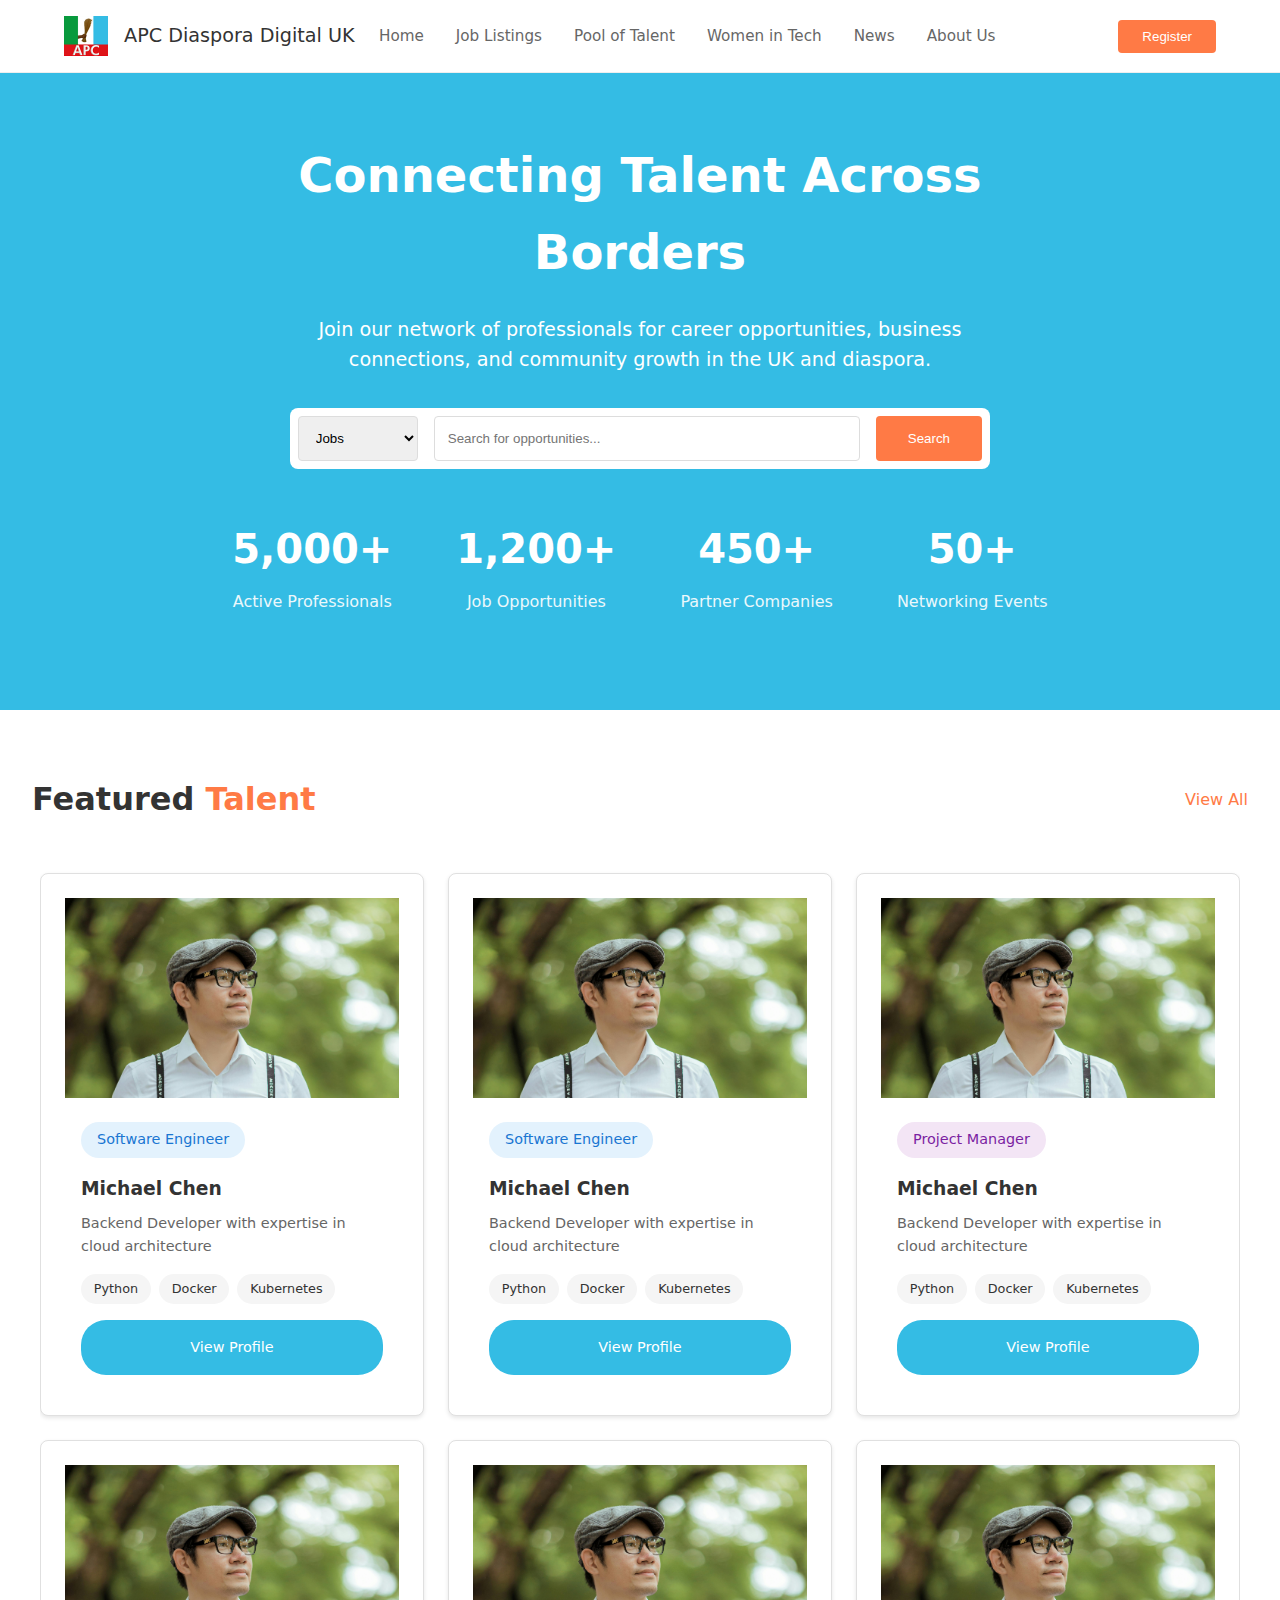
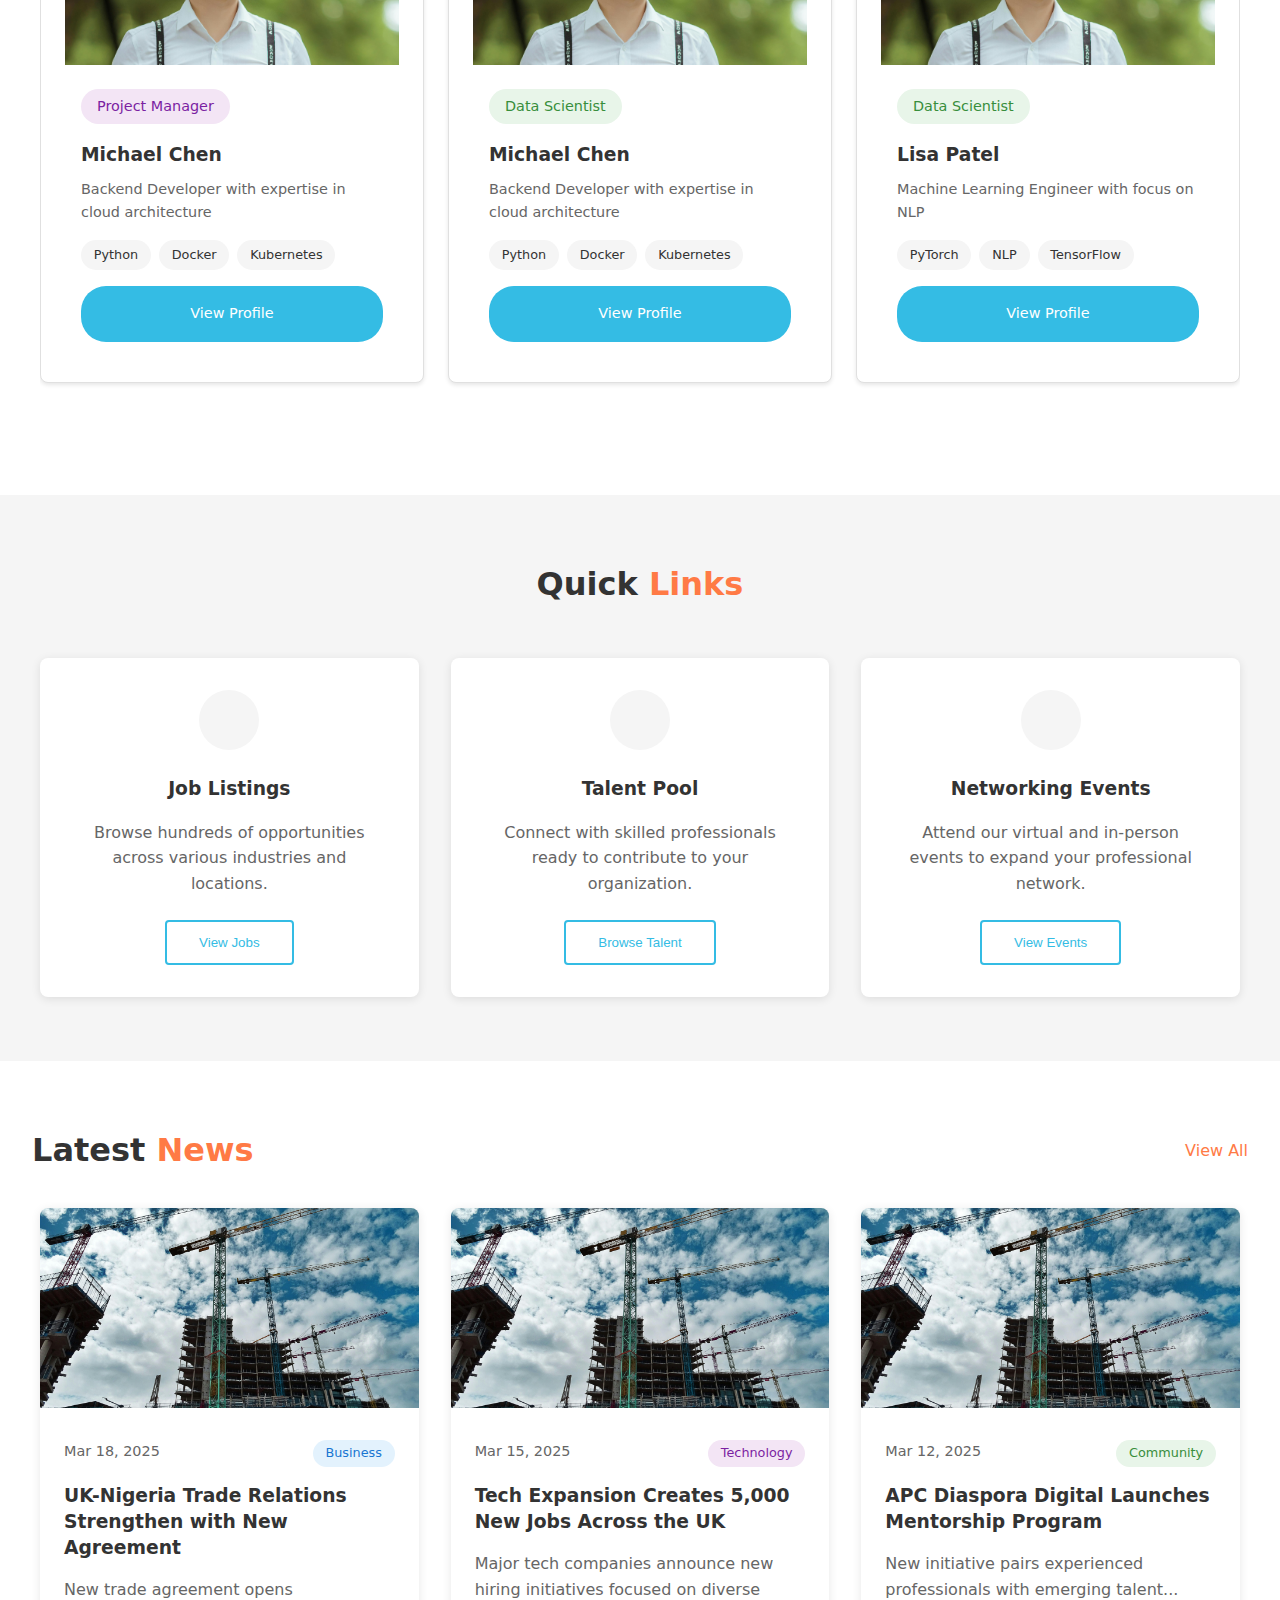
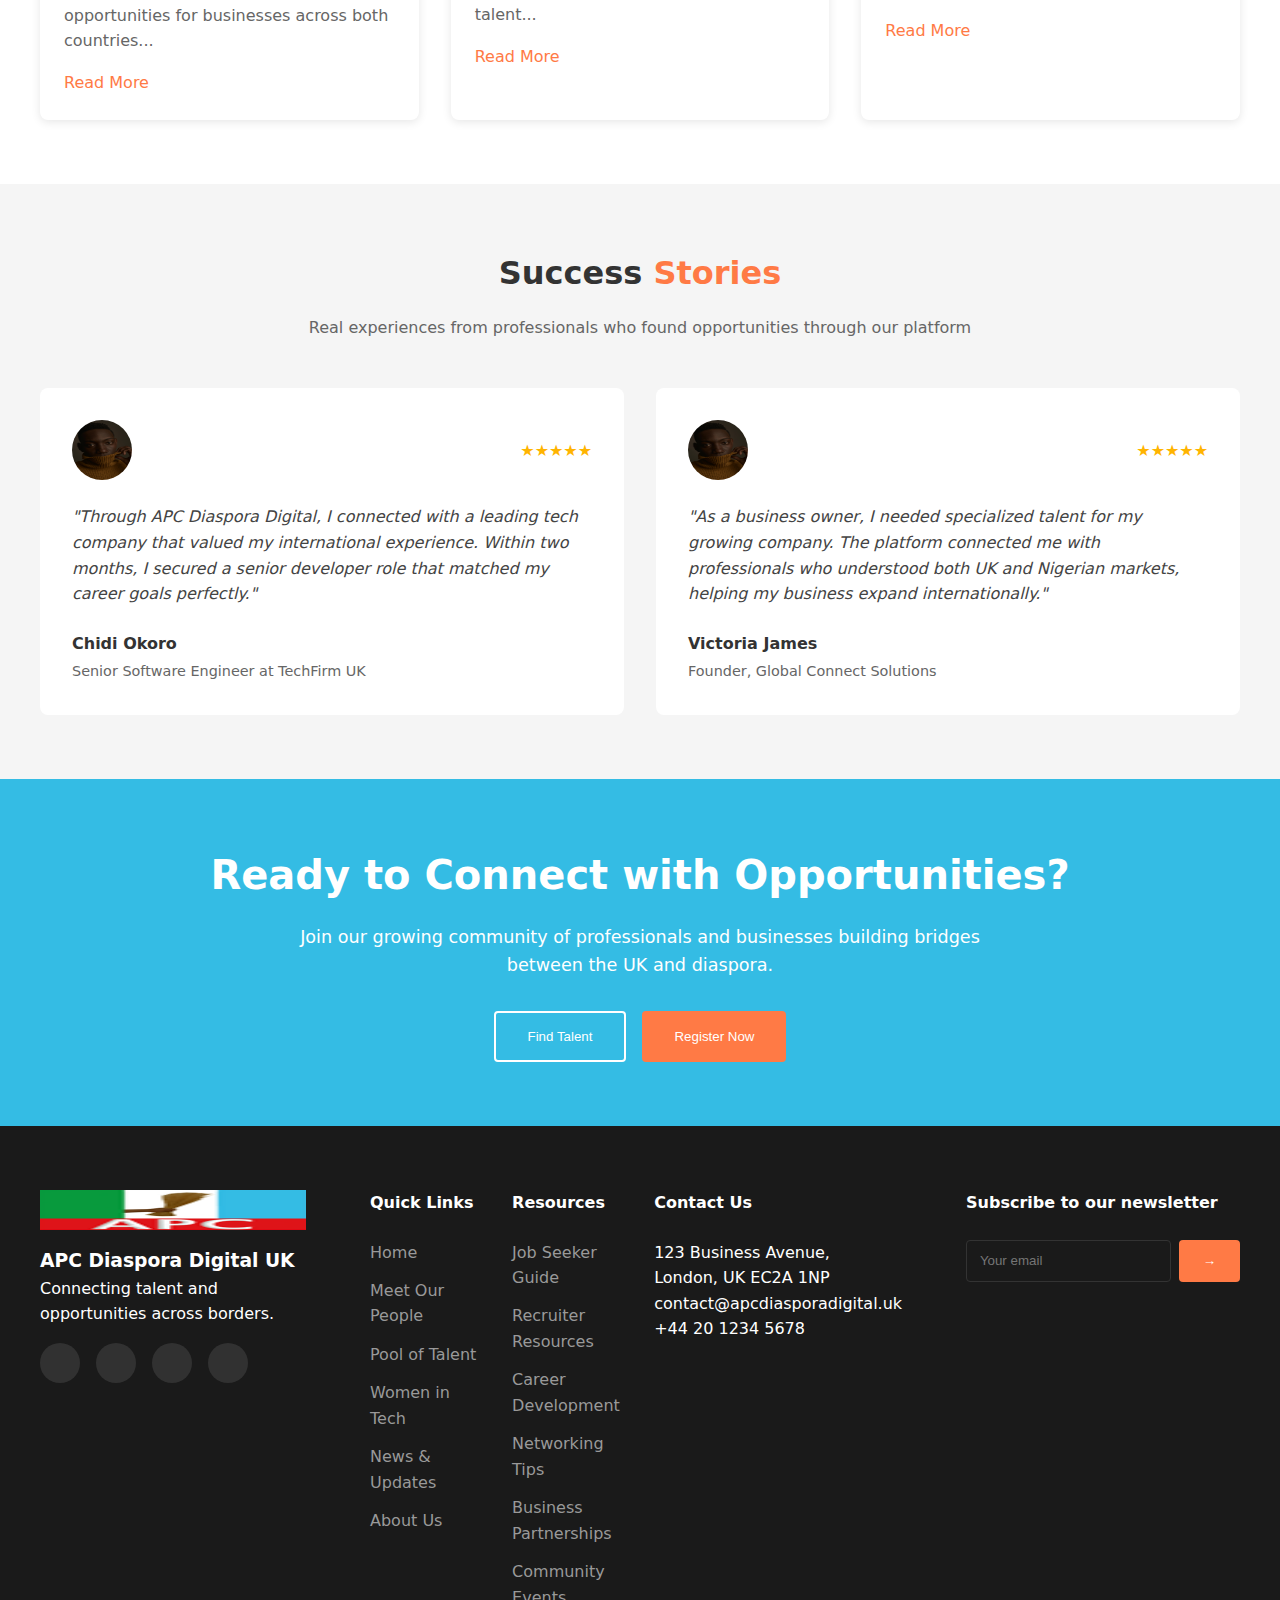
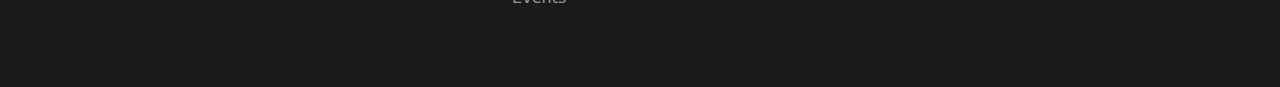
<file: index.html>
<!DOCTYPE html>
<html lang="en">
<head>
    <meta charset="UTF-8">
    <meta name="viewport" content="width=device-width, initial-scale=1.0">
    <title>APC Diaspora Digital UK|maxxzi</title>
    <!-- Favicon links -->
    <link rel="icon" type="image/png" href="apc-logo.png">
    <link rel="apple-touch-icon" href="apc-logo.png">
    <link rel="manifest" href="site.webmanifest">
    <link rel="stylesheet" href="styles.css">
</head>
<body>
    <nav class="navbar">
        <div class="nav-left">
            <img src="apc-logo.png" alt="APC Logo" class="logo">
            <div class="brand">
                <span>APC Diaspora Digital</span>
                <span>UK</span>
            </div>
        </div>
        <div class="nav-links">
            <a href="#">Home</a>
            <a href="job-listings.html">Job Listings</a>
            <a href="talent-pool.html">Pool of Talent</a>
            <a href="#">Women in Tech</a>
            <a href="#">News</a>
            <a href="#">About Us</a>
        </div>
        <div class="auth-buttons">
            <button class="login-btn">Login</button>
            <button class="register-btn">Register</button>
        </div>
    </nav>

    <main class="hero">
        <h1>Connecting Talent Across Borders</h1>
        <p>Join our network of professionals for career opportunities, business connections, and community growth in the UK and diaspora.</p>
        
        <div class="search-container">
            <select class="search-select">
                <option>Jobs</option>
            </select>
            <input type="text" placeholder="Search for opportunities..." class="search-input">
            <button class="search-btn">Search</button>
        </div>

        <div class="stats">
            <div class="stat-item">
                <h2>5,000+</h2>
                <p>Active Professionals</p>
            </div>
            <div class="stat-item">
                <h2>1,200+</h2>
                <p>Job Opportunities</p>
            </div>
            <div class="stat-item">
                <h2>450+</h2>
                <p>Partner Companies</p>
            </div>
            <div class="stat-item">
                <h2>50+</h2>
                <p>Networking Events</p>
            </div>
        </div>
    </main>

    <section class="featured-talent">
        <div class="section-header">
            <h2>Featured <span>Talent</span></h2>
            <a href="job-listings.html" class="view-all">View All</a>
        </div>
        
        <div class="talent-grid">
            

            <div class="talent-card">
                <img src="profile.jpg" alt="Professional Photo" class="profile-img">
                <div class="role-tag software-engineer">Software Engineer</div>
                <h3>Michael Chen</h3>
                <p>Backend Developer with expertise in cloud architecture</p>
                <div class="skills">
                    <span>Python</span>
                    <span>Docker</span>
                    <span>Kubernetes</span>
                </div>
                <a href="profile.html" class="view-profile" target="_blank" rel="noopener noreferrer">View Profile</a>
            </div>
            <div class="talent-card">
                <img src="profile.jpg" alt="Professional Photo" class="profile-img">
                <div class="role-tag software-engineer">Software Engineer</div>
                <h3>Michael Chen</h3>
                <p>Backend Developer with expertise in cloud architecture</p>
                <div class="skills">
                    <span>Python</span>
                    <span>Docker</span>
                    <span>Kubernetes</span>
                </div>
                <a href="profile.html" class="view-profile" target="_blank" rel="noopener noreferrer">View Profile</a>
            </div>
            <div class="talent-card">
                <img src="profile.jpg" alt="Professional Photo" class="profile-img">
                <div class="role-tag project-manager">Project Manager</div>
                <h3>Michael Chen</h3>
                <p>Backend Developer with expertise in cloud architecture</p>
                <div class="skills">
                    <span>Python</span>
                    <span>Docker</span>
                    <span>Kubernetes</span>
                </div>
                <a href="profile.html" class="view-profile" target="_blank" rel="noopener noreferrer">View Profile</a>
            </div>
            <div class="talent-card">
                <img src="profile.jpg" alt="Professional Photo" class="profile-img">
                <div class="role-tag project-manager">Project Manager</div>
                <h3>Michael Chen</h3>
                <p>Backend Developer with expertise in cloud architecture</p>
                <div class="skills">
                    <span>Python</span>
                    <span>Docker</span>
                    <span>Kubernetes</span>
                </div>
                <a href="profile.html" class="view-profile" target="_blank" rel="noopener noreferrer">View Profile</a>
            </div>
            <div class="talent-card">
                <img src="profile.jpg" alt="Professional Photo" class="profile-img">
                <div class="role-tag data-scientist">Data Scientist</div>
                <h3>Michael Chen</h3>
                <p>Backend Developer with expertise in cloud architecture</p>
                <div class="skills">
                    <span>Python</span>
                    <span>Docker</span>
                    <span>Kubernetes</span>
                </div>
                <a href="profile.html" class="view-profile" target="_blank" rel="noopener noreferrer">View Profile</a>
            </div>

            <div class="talent-card">
                <img src="profile.jpg" alt="Professional Photo" class="profile-img">
                <div class="role-tag data-scientist">Data Scientist</div>
                <h3>Lisa Patel</h3>
                <p>Machine Learning Engineer with focus on NLP</p>
                <div class="skills">
                    <span>PyTorch</span>
                    <span>NLP</span>
                    <span>TensorFlow</span>
                </div>
                <a href="profile.html" class="view-profile" target="_blank" rel="noopener noreferrer">View Profile</a>
            </div>
        </div>
    </section>

    <section class="quick-links">
        <h2>Quick <span>Links</span></h2>
        <div class="links-grid">
            <div class="link-card">
                <div class="icon job-icon"></div>
                <h3>Job Listings</h3>
                <p>Browse hundreds of opportunities across various industries and locations.</p>
                <button class="view-jobs">View Jobs</button>
            </div>
            <div class="link-card">
                <div class="icon talent-icon"></div>
                <h3>Talent Pool</h3>
                <p>Connect with skilled professionals ready to contribute to your organization.</p>
                <button class="browse-talent">Browse Talent</button>
            </div>
            <div class="link-card">
                <div class="icon event-icon"></div>
                <h3>Networking Events</h3>
                <p>Attend our virtual and in-person events to expand your professional network.</p>
                <button class="view-events">View Events</button>
            </div>
        </div>
    </section>

    <section class="latest-news">
        <div class="section-header">
            <h2>Latest <span>News</span></h2>
            <a href="#" class="view-all">View All</a>
        </div>
        <div class="news-grid">
            <div class="news-card">
                <img src="news.jpg" alt="News Image" class="news-img">
                <div class="news-content">
                    <div class="news-meta">
                        <span class="date">Mar 18, 2025</span>
                        <span class="tag business">Business</span>
                    </div>
                    <h3>UK-Nigeria Trade Relations Strengthen with New Agreement</h3>
                    <p>New trade agreement opens opportunities for businesses across both countries...</p>
                    <a href="#" class="read-more">Read More</a>
                </div>
            </div>

            <div class="news-card">
                <img src="news.jpg" alt="News Image" class="news-img">
                <div class="news-content">
                    <div class="news-meta">
                        <span class="date">Mar 15, 2025</span>
                        <span class="tag technology">Technology</span>
                    </div>
                    <h3>Tech Expansion Creates 5,000 New Jobs Across the UK</h3>
                    <p>Major tech companies announce new hiring initiatives focused on diverse talent...</p>
                    <a href="#" class="read-more">Read More</a>
                </div>
            </div>

            <div class="news-card">
                <img src="news.jpg" alt="News Image" class="news-img">
                <div class="news-content">
                    <div class="news-meta">
                        <span class="date">Mar 12, 2025</span>
                        <span class="tag community">Community</span>
                    </div>
                    <h3>APC Diaspora Digital Launches Mentorship Program</h3>
                    <p>New initiative pairs experienced professionals with emerging talent...</p>
                    <a href="#" class="read-more">Read More</a>
                </div>
            </div>
        </div>
    </section>

    <section class="success-stories">
        <h2>Success <span>Stories</span></h2>
        <p class="section-desc">Real experiences from professionals who found opportunities through our platform</p>
        
        <div class="stories-grid">
            <div class="story-card">
                <div class="story-header">
                    <img src="success.jpg" alt="Success Story" class="story-img">
                    <div class="rating">★★★★★</div>
                </div>
                <p class="testimonial">"Through APC Diaspora Digital, I connected with a leading tech company that valued my international experience. Within two months, I secured a senior developer role that matched my career goals perfectly."</p>
                <div class="author">
                    <h4>Chidi Okoro</h4>
                    <p>Senior Software Engineer at TechFirm UK</p>
                </div>
            </div>

            <div class="story-card">
                <div class="story-header">
                    <img src="success.jpg" alt="Success Story" class="story-img">
                    <div class="rating">★★★★★</div>
                </div>
                <p class="testimonial">"As a business owner, I needed specialized talent for my growing company. The platform connected me with professionals who understood both UK and Nigerian markets, helping my business expand internationally."</p>
                <div class="author">
                    <h4>Victoria James</h4>
                    <p>Founder, Global Connect Solutions</p>
                </div>
            </div>
        </div>
    </section>

    <section class="cta">
        <h2>Ready to Connect with Opportunities?</h2>
        <p>Join our growing community of professionals and businesses building bridges between the UK and diaspora.</p>
        <div class="cta-buttons">
            <button class="find-talent">Find Talent</button>
            <button class="register-now">Register Now</button>
        </div>
    </section>

    <footer>
        <div class="footer-content">
            <div class="footer-brand">
                <img src="apc-logo.png" alt="APC Logo" class="footer-logo">
                <div class="brand-info">
                    <h3>APC Diaspora Digital UK</h3>
                    <p>Connecting talent and opportunities across borders.</p>
                </div>
                <div class="social-links">
                    <a href="#" class="social-icon facebook"></a>
                    <a href="#" class="social-icon twitter"></a>
                    <a href="#" class="social-icon linkedin"></a>
                    <a href="#" class="social-icon instagram"></a>
                </div>
            </div>

            <div class="footer-links">
                <div class="link-column">
                    <h4>Quick Links</h4>
                    <a href="#">Home</a>
                    <a href="#">Meet Our People</a>
                    <a href="#">Pool of Talent</a>
                    <a href="#">Women in Tech</a>
                    <a href="#">News & Updates</a>
                    <a href="#">About Us</a>
                </div>

                <div class="link-column">
                    <h4>Resources</h4>
                    <a href="#">Job Seeker Guide</a>
                    <a href="#">Recruiter Resources</a>
                    <a href="#">Career Development</a>
                    <a href="#">Networking Tips</a>
                    <a href="#">Business Partnerships</a>
                    <a href="#">Community Events</a>
                </div>

                <div class="link-column">
                    <h4>Contact Us</h4>
                    <p>123 Business Avenue,<br>London, UK EC2A 1NP</p>
                    <p>contact@apcdiasporadigital.uk</p>
                    <p>+44 20 1234 5678</p>
                </div>
            </div>

            <div class="newsletter">
                <h4>Subscribe to our newsletter</h4>
                <div class="newsletter-form">
                    <input type="email" placeholder="Your email">
                    <button type="submit" class="submit-btn">→</button>
                </div>
            </div>
        </div>
    </footer>
</body>
</html>
</file>
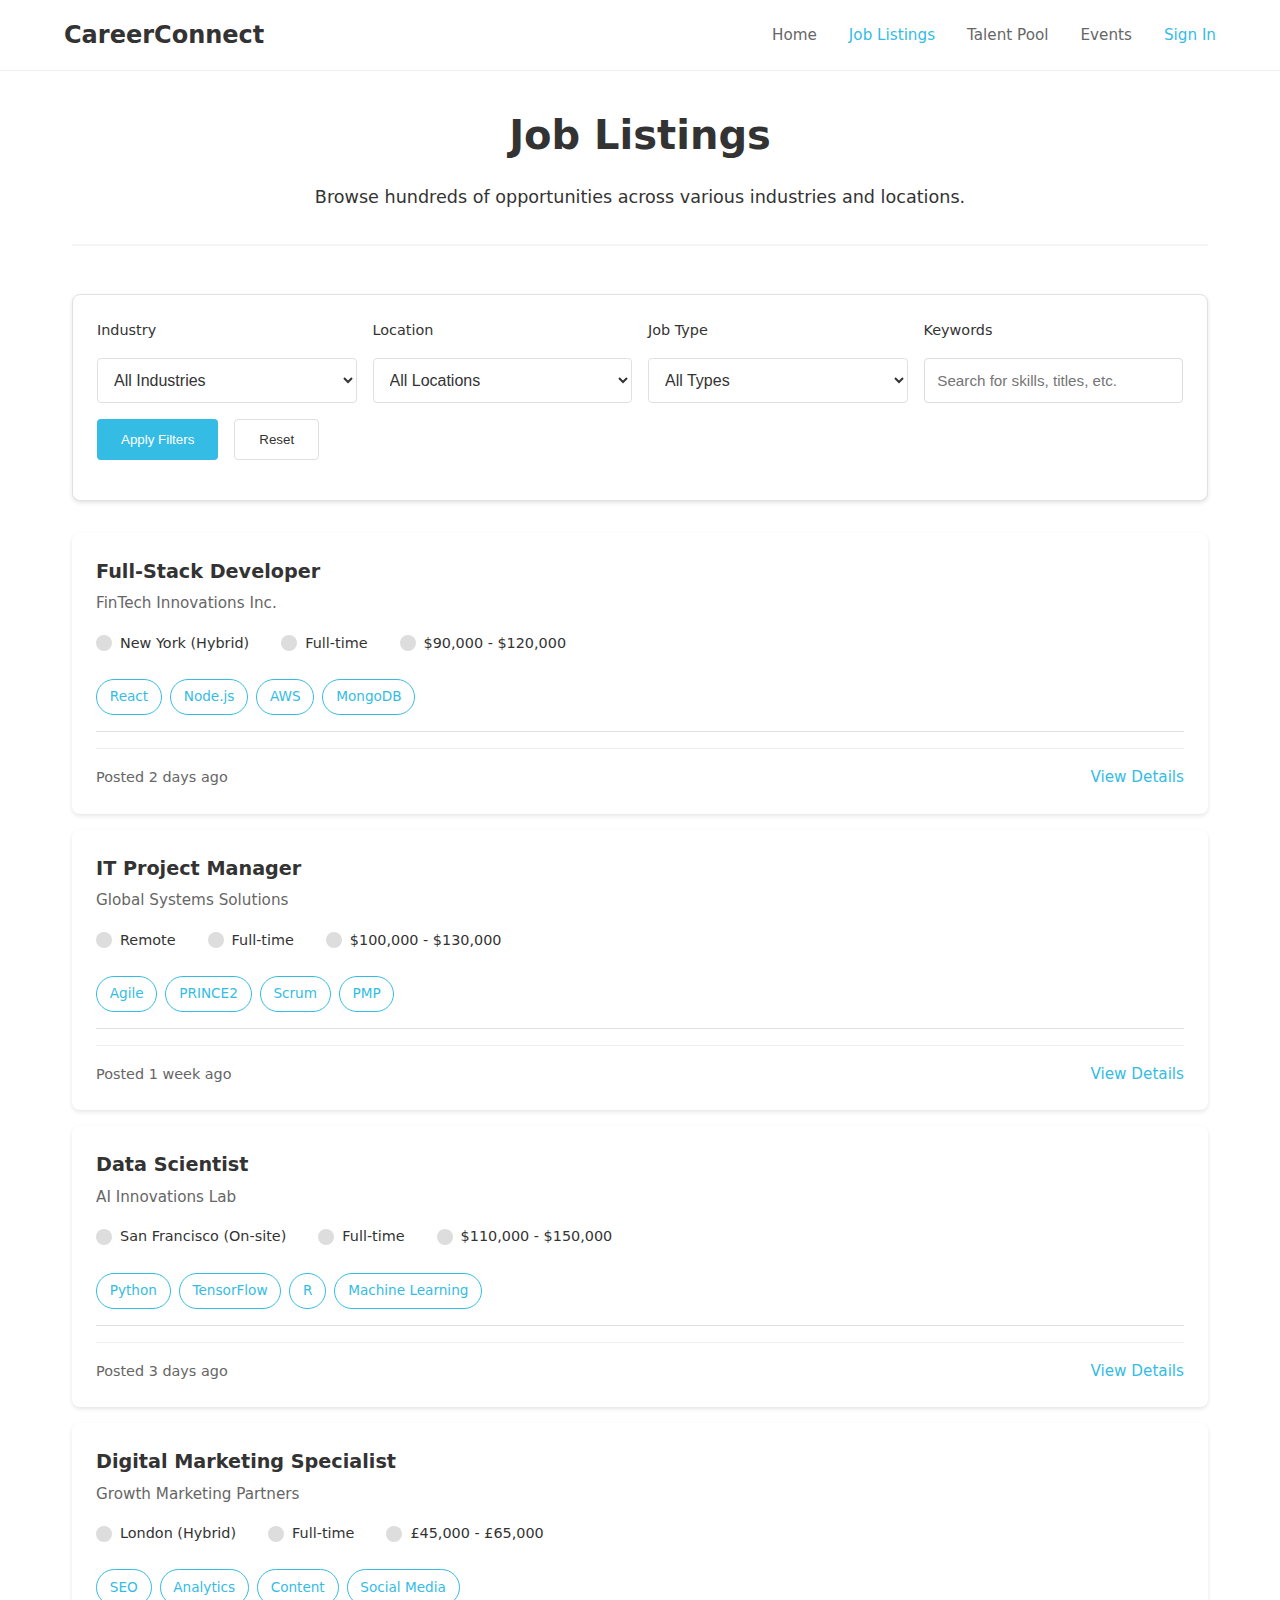
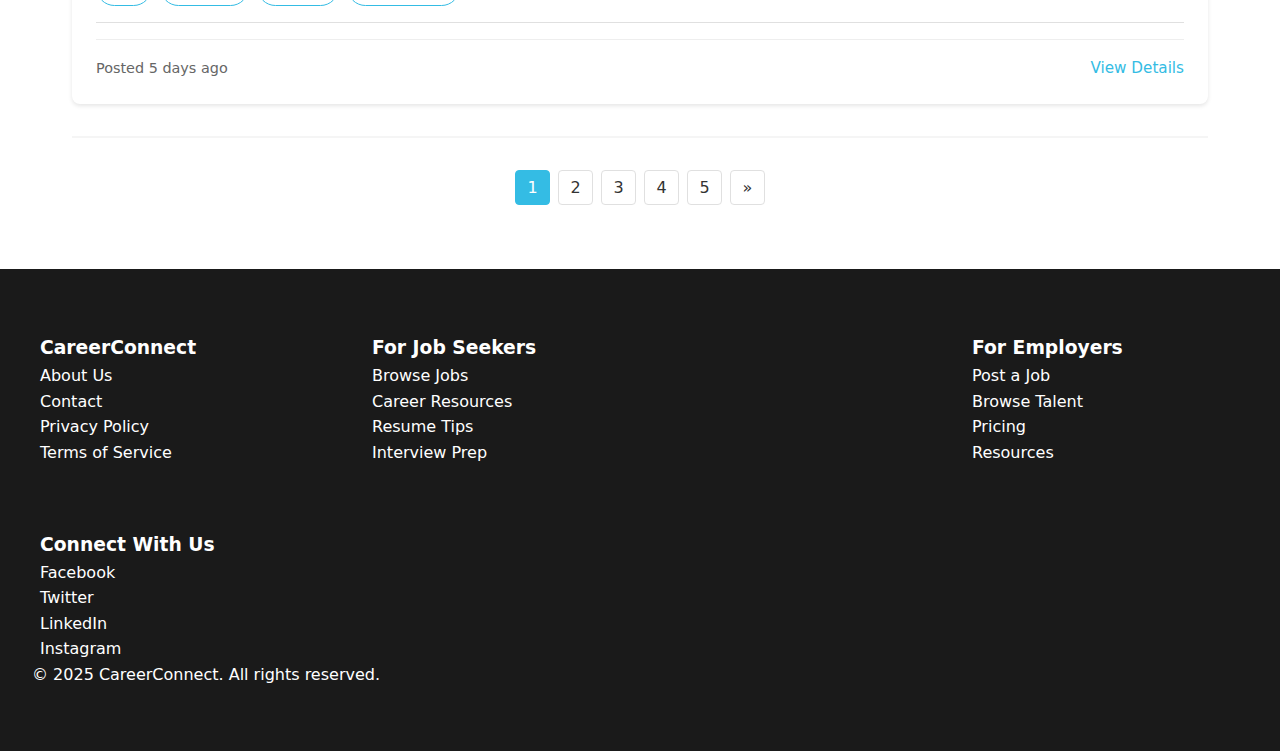
<file: job-listings.html>
<!DOCTYPE html>
<html lang="en">
<head>
    <meta charset="UTF-8">
    <meta name="viewport" content="width=device-width, initial-scale=1.0">
    <title>Job Listings - CareerConnect</title>
    <link rel="stylesheet" href="styles.css">
</head>
<body>
    <nav class="navbar">
        <a href="index.html" class="nav-brand">CareerConnect</a>
        <div class="nav-links">
            <a href="index.html">Home</a>
            <a href="job-listings.html" class="active">Job Listings</a>
            <a href="talent-pool.html">Talent Pool</a>
            <a href="events.html">Events</a>
            <a href="#" class="sign-in">Sign In</a>
        </div>
    </nav>

    <main class="job-listings-page">
        <header class="page-header">
            <h1>Job Listings</h1>
            <p>Browse hundreds of opportunities across various industries and locations.</p>
        </header>

        <section class="filters-section">
            <div class="filters-container">
                <div class="filter-group">
                    <label>Industry</label>
                    <select class="filter-select">
                        <option value="">All Industries</option>
                    </select>
                </div>

                <div class="filter-group">
                    <label>Location</label>
                    <select class="filter-select">
                        <option value="">All Locations</option>
                    </select>
                </div>

                <div class="filter-group">
                    <label>Job Type</label>
                    <select class="filter-select">
                        <option value="">All Types</option>
                    </select>
                </div>

                <div class="filter-group keywords">
                    <label>Keywords</label>
                    <input type="text" placeholder="Search for skills, titles, etc." class="filter-input">
                </div>

                <div class="filter-actions">
                    <button class="apply-filters">Apply Filters</button>
                    <button class="reset-filters">Reset</button>
                </div>
            </div>
        </section>

        <section class="jobs-grid">
            <div class="job-card">
                <div class="job-header">
                    <h3>Full-Stack Developer</h3>
                    <p class="company">FinTech Innovations Inc.</p>
                </div>
                <div class="job-details">
                    <div class="detail-item">
                        <span class="location-icon"></span>
                        <span>New York (Hybrid)</span>
                    </div>
                    <div class="detail-item">
                        <span class="type-icon"></span>
                        <span>Full-time</span>
                    </div>
                    <div class="detail-item">
                        <span class="salary-icon"></span>
                        <span>$90,000 - $120,000</span>
                    </div>
                </div>
                <div class="skills-tags">
                    <span class="skill-tag">React</span>
                    <span class="skill-tag">Node.js</span>
                    <span class="skill-tag">AWS</span>
                    <span class="skill-tag">MongoDB</span>
                </div>
                <div class="job-footer">
                    <span class="posted-date">Posted 2 days ago</span>
                    <a href="#" class="view-details">View Details</a>
                </div>
            </div>

            <div class="job-card">
                <div class="job-header">
                    <h3>IT Project Manager</h3>
                    <p class="company">Global Systems Solutions</p>
                </div>
                <div class="job-details">
                    <div class="detail-item">
                        <span class="location-icon"></span>
                        <span>Remote</span>
                    </div>
                    <div class="detail-item">
                        <span class="type-icon"></span>
                        <span>Full-time</span>
                    </div>
                    <div class="detail-item">
                        <span class="salary-icon"></span>
                        <span>$100,000 - $130,000</span>
                    </div>
                </div>
                <div class="skills-tags">
                    <span class="skill-tag">Agile</span>
                    <span class="skill-tag">PRINCE2</span>
                    <span class="skill-tag">Scrum</span>
                    <span class="skill-tag">PMP</span>
                </div>
                <div class="job-footer">
                    <span class="posted-date">Posted 1 week ago</span>
                    <a href="#" class="view-details">View Details</a>
                </div>
            </div>

            <div class="job-card">
                <div class="job-header">
                    <h3>Data Scientist</h3>
                    <p class="company">AI Innovations Lab</p>
                </div>
                <div class="job-details">
                    <div class="detail-item">
                        <span class="location-icon"></span>
                        <span>San Francisco (On-site)</span>
                    </div>
                    <div class="detail-item">
                        <span class="type-icon"></span>
                        <span>Full-time</span>
                    </div>
                    <div class="detail-item">
                        <span class="salary-icon"></span>
                        <span>$110,000 - $150,000</span>
                    </div>
                </div>
                <div class="skills-tags">
                    <span class="skill-tag">Python</span>
                    <span class="skill-tag">TensorFlow</span>
                    <span class="skill-tag">R</span>
                    <span class="skill-tag">Machine Learning</span>
                </div>
                <div class="job-footer">
                    <span class="posted-date">Posted 3 days ago</span>
                    <a href="#" class="view-details">View Details</a>
                </div>
            </div>

            <div class="job-card">
                <div class="job-header">
                    <h3>Digital Marketing Specialist</h3>
                    <p class="company">Growth Marketing Partners</p>
                </div>
                <div class="job-details">
                    <div class="detail-item">
                        <span class="location-icon"></span>
                        <span>London (Hybrid)</span>
                    </div>
                    <div class="detail-item">
                        <span class="type-icon"></span>
                        <span>Full-time</span>
                    </div>
                    <div class="detail-item">
                        <span class="salary-icon"></span>
                        <span>£45,000 - £65,000</span>
                    </div>
                </div>
                <div class="skills-tags">
                    <span class="skill-tag">SEO</span>
                    <span class="skill-tag">Analytics</span>
                    <span class="skill-tag">Content</span>
                    <span class="skill-tag">Social Media</span>
                </div>
                <div class="job-footer">
                    <span class="posted-date">Posted 5 days ago</span>
                    <a href="#" class="view-details">View Details</a>
                </div>
            </div>
        </section>

        <div class="pagination">
            <a href="#" class="active">1</a>
            <a href="#">2</a>
            <a href="#">3</a>
            <a href="#">4</a>
            <a href="#">5</a>
            <a href="#">»</a>
        </div>
    </main>

    <footer>
        <div class="footer-content">
            <div class="footer-section">
                <h3>CareerConnect</h3>
                <p>About Us</p>
                <p>Contact</p>
                <p>Privacy Policy</p>
                <p>Terms of Service</p>
            </div>
            <div class="footer-section">
                <h3>For Job Seekers</h3>
                <p>Browse Jobs</p>
                <p>Career Resources</p>
                <p>Resume Tips</p>
                <p>Interview Prep</p>
            </div>
            <div class="footer-section">
                <h3>For Employers</h3>
                <p>Post a Job</p>
                <p>Browse Talent</p>
                <p>Pricing</p>
                <p>Resources</p>
            </div>
            <div class="footer-section">
                <h3>Connect With Us</h3>
                <p>Facebook</p>
                <p>Twitter</p>
                <p>LinkedIn</p>
                <p>Instagram</p>
            </div>
        </div>
        <div class="footer-bottom">
            <p>© 2025 CareerConnect. All rights reserved.</p>
        </div>
    </footer>
</body>
</html>
</file>
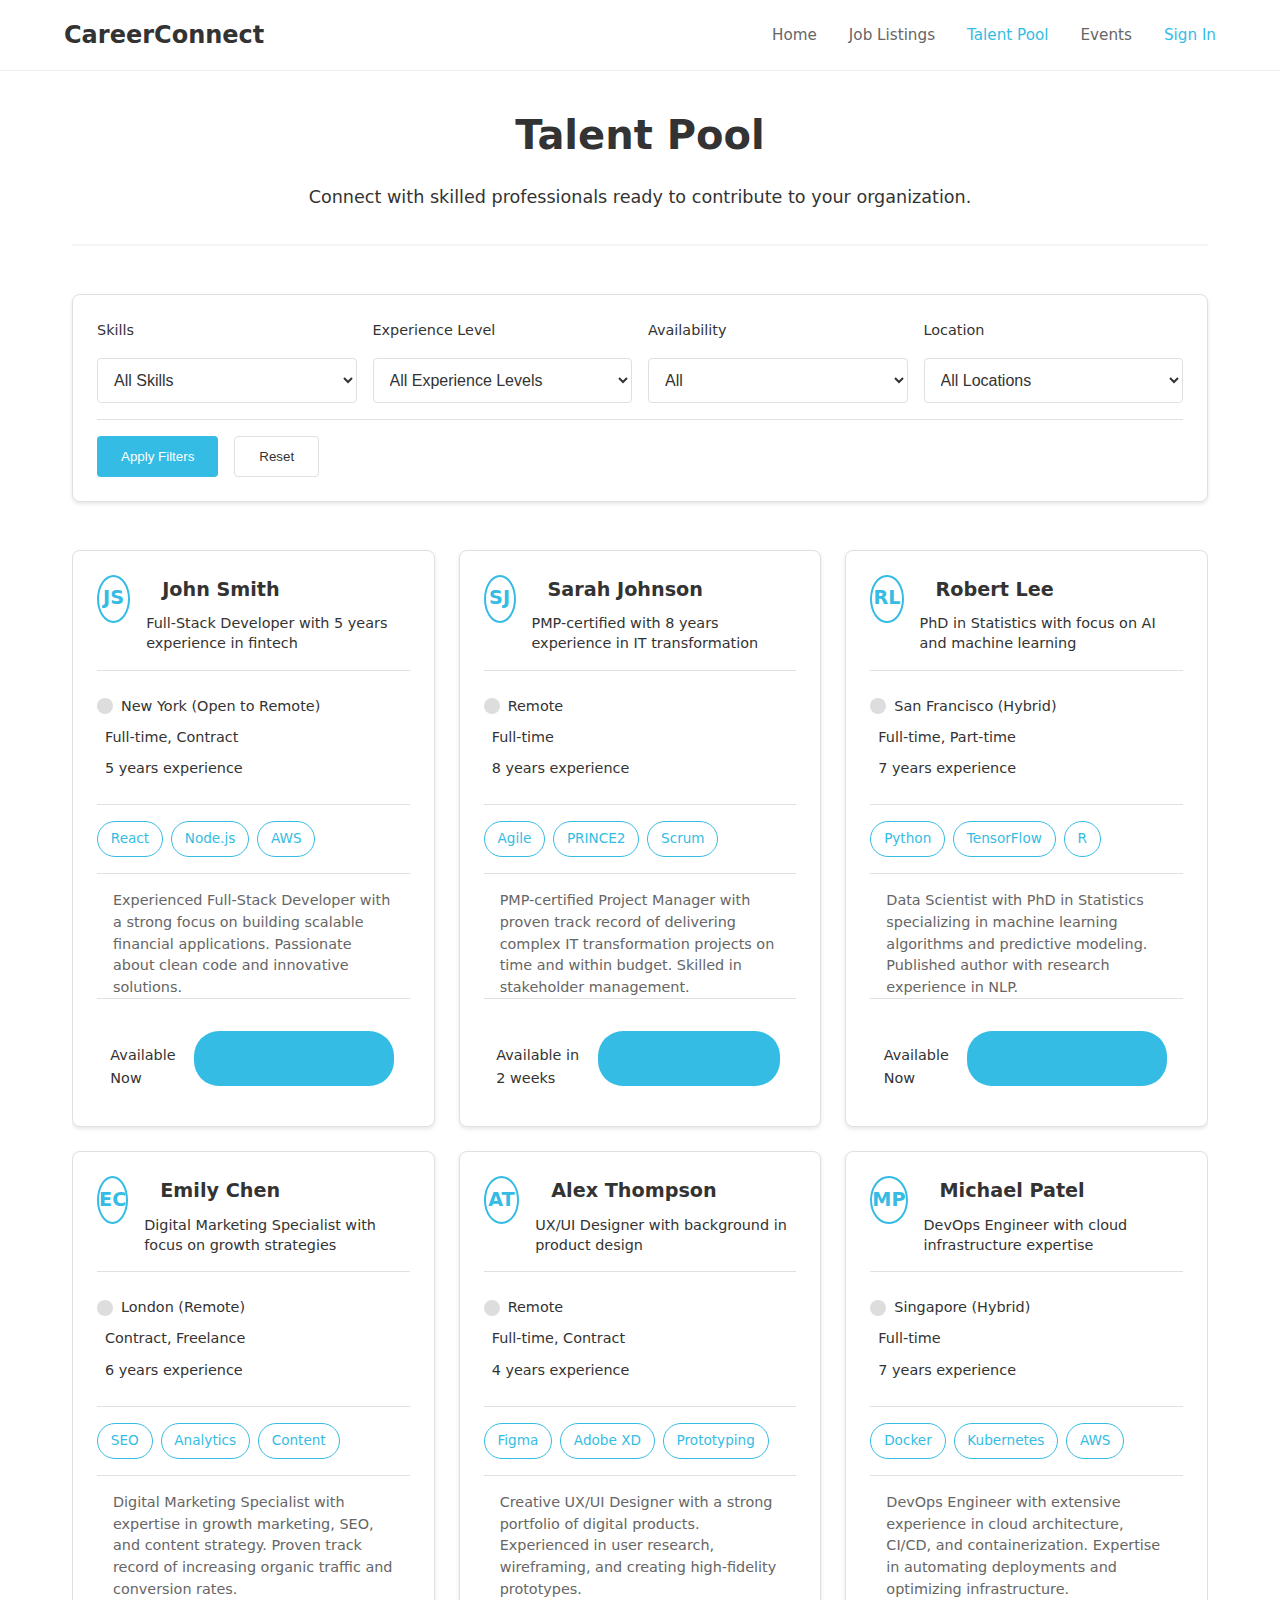
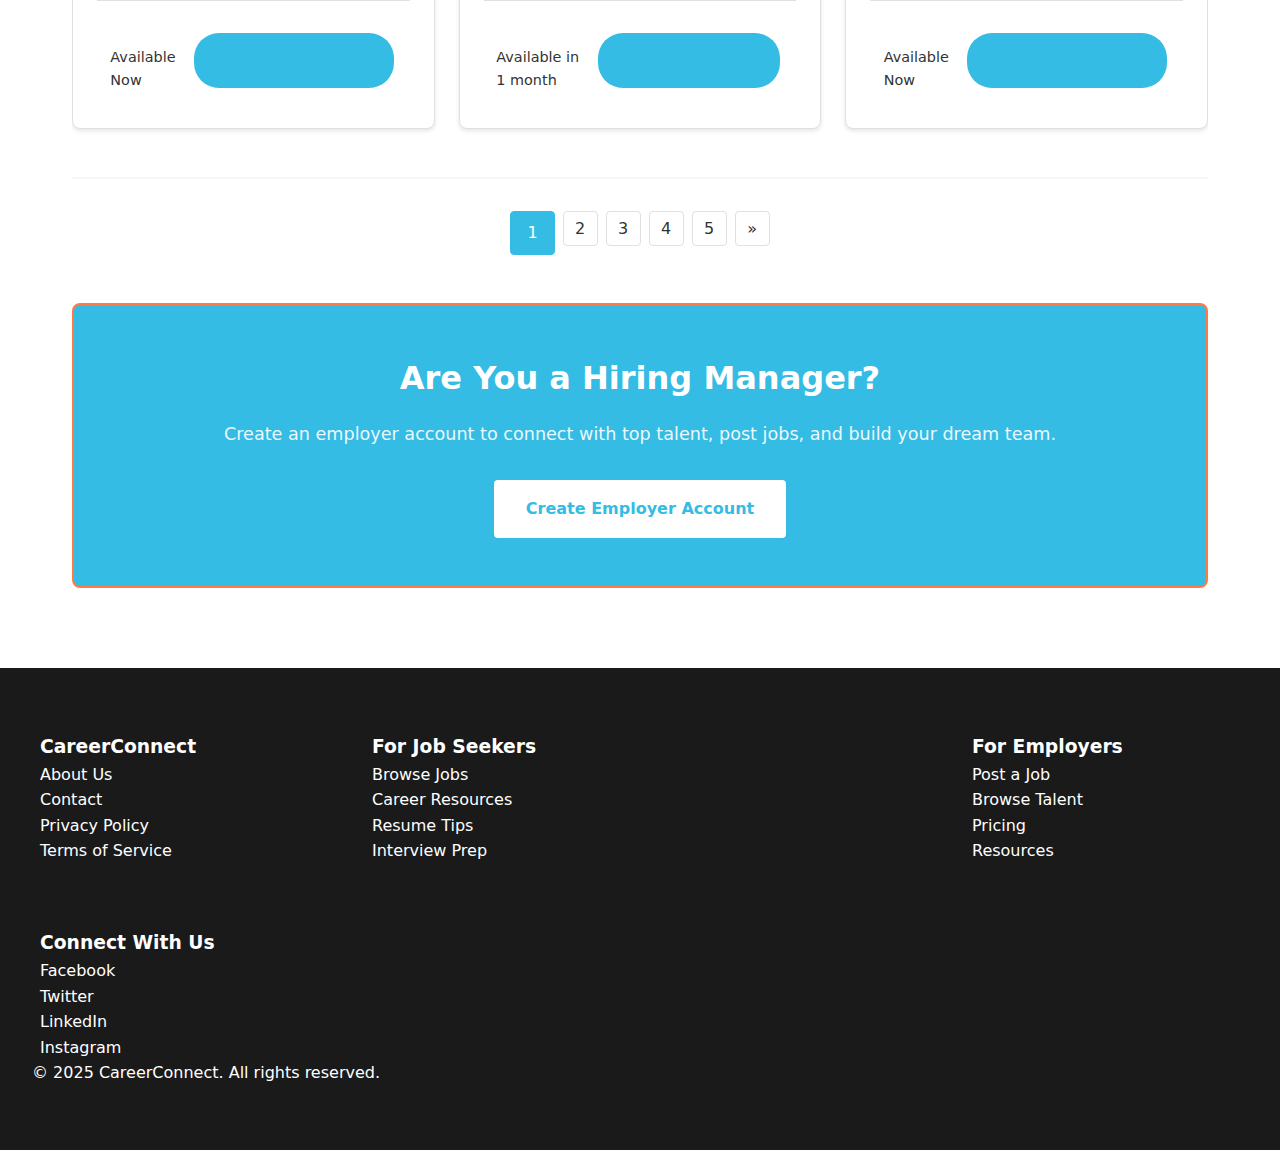
<file: talent-pool.html>
<!DOCTYPE html>
<html lang="en">
<head>
    <meta charset="UTF-8">
    <meta name="viewport" content="width=device-width, initial-scale=1.0">
    <title>CareerConnect - Talent Pool</title>
    <link rel="stylesheet" href="styles.css">
</head>
<body>
    <nav class="navbar">
        <a href="index.html" class="nav-brand">CareerConnect</a>
        <div class="nav-links">
            <a href="index.html">Home</a>
            <a href="job-listings.html">Job Listings</a>
            <a href="talent-pool.html" class="active">Talent Pool</a>
            <a href="events.html">Events</a>
            <a href="#" class="sign-in">Sign In</a>
        </div>
    </nav>

    <main class="talent-pool-page">
        <div class="page-header">
            <h1>Talent Pool</h1>
            <p>Connect with skilled professionals ready to contribute to your organization.</p>
        </div>

        <div class="filters-section">
            <div class="filters-container">
                <div class="filter-group">
                    <label for="skills">Skills</label>
                    <select id="skills">
                        <option value="">All Skills</option>
                    </select>
                </div>

                <div class="filter-group">
                    <label for="experience">Experience Level</label>
                    <select id="experience">
                        <option value="">All Experience Levels</option>
                    </select>
                </div>

                <div class="filter-group">
                    <label for="availability">Availability</label>
                    <select id="availability">
                        <option value="">All</option>
                    </select>
                </div>

                <div class="filter-group">
                    <label for="location">Location</label>
                    <select id="location">
                        <option value="">All Locations</option>
                    </select>
                </div>
            </div>

            <div class="filter-buttons">
                <button class="apply-filters">Apply Filters</button>
                <button class="reset-filters">Reset</button>
            </div>
        </div>

        <div class="talent-grid">
            <div class="talent-card">
                <div class="talent-header">
                    <div class="talent-initials">JS</div>
                    <div class="talent-info">
                        <h3>John Smith</h3>
                        <p>Full-Stack Developer with 5 years experience in fintech</p>
                    </div>
                </div>

                <div class="talent-details">
                    <div class="detail-item">
                        <span class="location-icon"></span>
                        <span>New York (Open to Remote)</span>
                    </div>
                    <div class="detail-item">
                        <span class="employment-icon"></span>
                        <span>Full-time, Contract</span>
                    </div>
                    <div class="detail-item">
                        <span class="experience-icon"></span>
                        <span>5 years experience</span>
                    </div>
                </div>

                <div class="skills-tags">
                    <span class="skill-tag">React</span>
                    <span class="skill-tag">Node.js</span>
                    <span class="skill-tag">AWS</span>
                </div>

                <p class="talent-description">
                    Experienced Full-Stack Developer with a strong focus on building scalable financial applications. Passionate about clean code and innovative solutions.
                </p>

                <div class="talent-footer">
                    <span class="availability">Available Now</span>
                    <a href="#" class="view-profile">View Profile</a>
                </div>
            </div>

            <div class="talent-card">
                <div class="talent-header">
                    <div class="talent-initials">SJ</div>
                    <div class="talent-info">
                        <h3>Sarah Johnson</h3>
                        <p>PMP-certified with 8 years experience in IT transformation</p>
                    </div>
                </div>

                <div class="talent-details">
                    <div class="detail-item">
                        <span class="location-icon"></span>
                        <span>Remote</span>
                    </div>
                    <div class="detail-item">
                        <span class="employment-icon"></span>
                        <span>Full-time</span>
                    </div>
                    <div class="detail-item">
                        <span class="experience-icon"></span>
                        <span>8 years experience</span>
                    </div>
                </div>

                <div class="skills-tags">
                    <span class="skill-tag">Agile</span>
                    <span class="skill-tag">PRINCE2</span>
                    <span class="skill-tag">Scrum</span>
                </div>

                <p class="talent-description">
                    PMP-certified Project Manager with proven track record of delivering complex IT transformation projects on time and within budget. Skilled in stakeholder management.
                </p>

                <div class="talent-footer">
                    <span class="availability">Available in 2 weeks</span>
                    <a href="#" class="view-profile">View Profile</a>
                </div>
            </div>

            <div class="talent-card">
                <div class="talent-header">
                    <div class="talent-initials">RL</div>
                    <div class="talent-info">
                        <h3>Robert Lee</h3>
                        <p>PhD in Statistics with focus on AI and machine learning</p>
                    </div>
                </div>

                <div class="talent-details">
                    <div class="detail-item">
                        <span class="location-icon"></span>
                        <span>San Francisco (Hybrid)</span>
                    </div>
                    <div class="detail-item">
                        <span class="employment-icon"></span>
                        <span>Full-time, Part-time</span>
                    </div>
                    <div class="detail-item">
                        <span class="experience-icon"></span>
                        <span>7 years experience</span>
                    </div>
                </div>

                <div class="skills-tags">
                    <span class="skill-tag">Python</span>
                    <span class="skill-tag">TensorFlow</span>
                    <span class="skill-tag">R</span>
                </div>

                <p class="talent-description">
                    Data Scientist with PhD in Statistics specializing in machine learning algorithms and predictive modeling. Published author with research experience in NLP.
                </p>

                <div class="talent-footer">
                    <span class="availability">Available Now</span>
                    <a href="#" class="view-profile">View Profile</a>
                </div>
            </div>

            <div class="talent-card">
                <div class="talent-header">
                    <div class="talent-initials">EC</div>
                    <div class="talent-info">
                        <h3>Emily Chen</h3>
                        <p>Digital Marketing Specialist with focus on growth strategies</p>
                    </div>
                </div>

                <div class="talent-details">
                    <div class="detail-item">
                        <span class="location-icon"></span>
                        <span>London (Remote)</span>
                    </div>
                    <div class="detail-item">
                        <span class="employment-icon"></span>
                        <span>Contract, Freelance</span>
                    </div>
                    <div class="detail-item">
                        <span class="experience-icon"></span>
                        <span>6 years experience</span>
                    </div>
                </div>

                <div class="skills-tags">
                    <span class="skill-tag">SEO</span>
                    <span class="skill-tag">Analytics</span>
                    <span class="skill-tag">Content</span>
                </div>

                <p class="talent-description">
                    Digital Marketing Specialist with expertise in growth marketing, SEO, and content strategy. Proven track record of increasing organic traffic and conversion rates.
                </p>

                <div class="talent-footer">
                    <span class="availability">Available Now</span>
                    <a href="#" class="view-profile">View Profile</a>
                </div>
            </div>

            <div class="talent-card">
                <div class="talent-header">
                    <div class="talent-initials">AT</div>
                    <div class="talent-info">
                        <h3>Alex Thompson</h3>
                        <p>UX/UI Designer with background in product design</p>
                    </div>
                </div>

                <div class="talent-details">
                    <div class="detail-item">
                        <span class="location-icon"></span>
                        <span>Remote</span>
                    </div>
                    <div class="detail-item">
                        <span class="employment-icon"></span>
                        <span>Full-time, Contract</span>
                    </div>
                    <div class="detail-item">
                        <span class="experience-icon"></span>
                        <span>4 years experience</span>
                    </div>
                </div>

                <div class="skills-tags">
                    <span class="skill-tag">Figma</span>
                    <span class="skill-tag">Adobe XD</span>
                    <span class="skill-tag">Prototyping</span>
                </div>

                <p class="talent-description">
                    Creative UX/UI Designer with a strong portfolio of digital products. Experienced in user research, wireframing, and creating high-fidelity prototypes.
                </p>

                <div class="talent-footer">
                    <span class="availability">Available in 1 month</span>
                    <a href="#" class="view-profile">View Profile</a>
                </div>
            </div>

            <div class="talent-card">
                <div class="talent-header">
                    <div class="talent-initials">MP</div>
                    <div class="talent-info">
                        <h3>Michael Patel</h3>
                        <p>DevOps Engineer with cloud infrastructure expertise</p>
                    </div>
                </div>

                <div class="talent-details">
                    <div class="detail-item">
                        <span class="location-icon"></span>
                        <span>Singapore (Hybrid)</span>
                    </div>
                    <div class="detail-item">
                        <span class="employment-icon"></span>
                        <span>Full-time</span>
                    </div>
                    <div class="detail-item">
                        <span class="experience-icon"></span>
                        <span>7 years experience</span>
                    </div>
                </div>

                <div class="skills-tags">
                    <span class="skill-tag">Docker</span>
                    <span class="skill-tag">Kubernetes</span>
                    <span class="skill-tag">AWS</span>
                </div>

                <p class="talent-description">
                    DevOps Engineer with extensive experience in cloud architecture, CI/CD, and containerization. Expertise in automating deployments and optimizing infrastructure.
                </p>

                <div class="talent-footer">
                    <span class="availability">Available Now</span>
                    <a href="#" class="view-profile">View Profile</a>
                </div>
            </div>
        </div>

        <div class="pagination">
            <span class="active">1</span>
            <a href="#">2</a>
            <a href="#">3</a>
            <a href="#">4</a>
            <a href="#">5</a>
            <a href="#" class="next">»</a>
        </div>

        <section class="hiring-manager-cta">
            <h2>Are You a Hiring Manager?</h2>
            <p>Create an employer account to connect with top talent, post jobs, and build your dream team.</p>
            <a href="#" class="create-account-btn">Create Employer Account</a>
        </section>
    </main>

    <footer>
        <div class="footer-content">
            <div class="footer-section">
                <h3>CareerConnect</h3>
                <p>About Us</p>
                <p>Contact</p>
                <p>Privacy Policy</p>
                <p>Terms of Service</p>
            </div>
            <div class="footer-section">
                <h3>For Job Seekers</h3>
                <p>Browse Jobs</p>
                <p>Career Resources</p>
                <p>Resume Tips</p>
                <p>Interview Prep</p>
            </div>
            <div class="footer-section">
                <h3>For Employers</h3>
                <p>Post a Job</p>
                <p>Browse Talent</p>
                <p>Pricing</p>
                <p>Resources</p>
            </div>
            <div class="footer-section">
                <h3>Connect With Us</h3>
                <p>Facebook</p>
                <p>Twitter</p>
                <p>LinkedIn</p>
                <p>Instagram</p>
            </div>
        </div>
        <div class="footer-bottom">
            <p>© 2025 CareerConnect. All rights reserved.</p>
        </div>
    </footer>
</body>
</html>
</file>
<file: styles.css>
/* Reset and base styles */
* {
    margin: 0;
    padding: 0;
    box-sizing: border-box;
}

:root {
    --primary-color: #34BCE4;
    --secondary-color: #FF7A45;
    --text-color: #333333;
    --light-bg: #F5F5F5;
    --white: #FFFFFF;
}

body {
    font-family: 'Segoe UI', system-ui, -apple-system, sans-serif;
    line-height: 1.6;
    color: var(--text-color);
    background-color: var(--white);
}

/* Navigation */
.navbar {
    background-color: var(--white);
    padding: 1rem 4rem;
    display: flex;
    justify-content: space-between;
    align-items: center;
    position: sticky;
    top: 0;
    z-index: 1000;
    border-bottom: 1px solid #eee;
}

.nav-left {
    display: flex;
    align-items: center;
    gap: 1rem;
}

.logo {
    height: 40px;
}

.brand {
    color: var(--text-color);
    font-size: 1.2rem;
    font-weight: 500;
}

.nav-links {
    display: flex;
    gap: 2rem;
}

.nav-links a {
    color: #666;
    text-decoration: none;
    font-size: 0.95rem;
    transition: color 0.3s ease;
}

.nav-links a.active {
    color: var(--primary-color);
}

.nav-links .sign-in {
    color: var(--primary-color);
    font-weight: 500;
}

.auth-buttons {
    display: flex;
    gap: 1rem;
}

.login-btn, .register-btn {
    padding: 0.5rem 1.5rem;
    border-radius: 4px;
    font-weight: 500;
    cursor: pointer;
    transition: all 0.3s ease;
}

.login-btn {
    background: transparent;
    border: 1px solid var(--white);
    color: var(--white);
}

.register-btn {
    background: var(--secondary-color);
    border: none;
    color: var(--white);
}

/* Hero Section */
.hero {
    background-color: var(--primary-color);
    color: var(--white);
    padding: 4rem 2rem;
    text-align: center;
}

.hero h1 {
    font-size: 3rem;
    margin-bottom: 1.5rem;
    max-width: 800px;
    margin-left: auto;
    margin-right: auto;
}

.hero p {
    font-size: 1.2rem;
    margin-bottom: 2rem;
    max-width: 700px;
    margin-left: auto;
    margin-right: auto;
}

.search-container {
    display: flex;
    gap: 1rem;
    max-width: 700px;
    margin: 0 auto 3rem;
    background: var(--white);
    padding: 0.5rem;
    border-radius: 8px;
}

.search-select {
    padding: 0.8rem;
    border: 1px solid #ddd;
    border-radius: 4px;
    min-width: 120px;
}

.search-input {
    flex: 1;
    padding: 0.8rem;
    border: 1px solid #ddd;
    border-radius: 4px;
}

.search-btn {
    background: var(--secondary-color);
    color: var(--white);
    border: none;
    padding: 0 2rem;
    border-radius: 4px;
    cursor: pointer;
    font-weight: 500;
}

.stats {
    display: flex;
    justify-content: center;
    gap: 4rem;
    margin-top: 3rem;
}

.stat-item {
    text-align: center;
}

.stat-item h2 {
    font-size: 2.5rem;
    font-weight: 600;
    margin-bottom: 0.5rem;
}

.stat-item p {
    font-size: 1rem;
    opacity: 0.9;
}

/* Featured Talent Section */
.featured-talent {
    padding: 4rem 2rem;
    position: relative;
    overflow: hidden;
}

.section-header {
    display: flex;
    justify-content: space-between;
    align-items: center;
    margin-bottom: 2rem;
}

.section-header h2 {
    font-size: 2rem;
    color: var(--text-color);
}

.section-header h2 span {
    color: var(--secondary-color);
}

.view-all {
    color: var(--secondary-color);
    text-decoration: none;
    font-weight: 500;
}

.talent-grid {
    display: flex;
    gap: 2rem;
    max-width: 1200px;
    margin: 0 auto;
    overflow-x: auto;
    scroll-behavior: smooth;
    scrollbar-width: none; /* Firefox */
    -ms-overflow-style: none; /* IE and Edge */
    padding: 1rem 0;
    flex-wrap: nowrap;
}

.talent-grid::-webkit-scrollbar {
    display: none; /* Chrome, Safari, Opera */
}

.talent-card {
    flex: 0 0 300px;
    background: var(--white);
    border-radius: 8px;
    overflow: hidden;
    box-shadow: 0 2px 10px rgba(0,0,0,0.1);
    transition: transform 0.3s ease;
    min-width: 300px;
}

.talent-card:hover {
    transform: translateY(-5px);
    border: 1px solid #1976D2;
}

.slide-nav {
    position: absolute;
    top: 50%;
    transform: translateY(-50%);
    width: 40px;
    height: 40px;
    background: var(--white);
    border: none;
    border-radius: 50%;
    box-shadow: 0 2px 10px rgba(0,0,0,0.1);
    cursor: pointer;
    display: flex;
    align-items: center;
    justify-content: center;
    z-index: 2;
    transition: background-color 0.3s ease;
}

.slide-nav:hover {
    background: var(--light-bg);
}

.slide-prev {
    left: 1rem;
}

.slide-next {
    right: 1rem;
}

.profile-img {
    width: 100%;
    height: 200px;
    background-color: #7B1FA2;
    object-fit: cover;
    object-position: top;
}

.role-tag {
    display: inline-block;
    padding: 0.4rem 1rem;
    border-radius: 20px;
    font-size: 0.9rem;
    margin: 1rem;
}

.software-engineer { background: #E3F2FD; color: #1976D2; }
.project-manager { background: #F3E5F5; color: #7B1FA2; }
.data-scientist { background: #E8F5E9; color: #388E3C; }
.marketing { background: #FFF3E0; color: #F57C00; }

.talent-card h3 {
    padding: 0 1rem;
    margin-bottom: 0.5rem;
}

.talent-card > p {
    padding: 0 1rem;
    color: #666;
    font-size: 0.9rem;
    margin-bottom: 1rem;
}

.skills {
    padding: 0 1rem;
    display: flex;
    gap: 0.5rem;
    margin-bottom: 1rem;
}

.skills span {
    background: var(--light-bg);
    padding: 0.3rem 0.8rem;
    border-radius: 15px;
    font-size: 0.8rem;
}

.view-profile {
    width: 100%;
    padding: 1rem;
    background: var(--primary-color);
    color: var(--white);
    border: none;
    cursor: pointer;
    font-weight: 500;
    transition: background-color 0.3s ease;
}

/* Quick Links Section */
.quick-links {
    padding: 4rem 2rem;
    background: var(--light-bg);
}

.quick-links h2 {
    text-align: center;
    margin-bottom: 3rem;
    font-size: 2rem;
}

.quick-links h2 span {
    color: var(--secondary-color);
}

.links-grid {
    display: grid;
    grid-template-columns: repeat(auto-fit, minmax(300px, 1fr));
    gap: 2rem;
    max-width: 1200px;
    margin: 0 auto;
}

.link-card {
    background: var(--white);
    padding: 2rem;
    border-radius: 8px;
    text-align: center;
    box-shadow: 0 2px 10px rgba(0,0,0,0.1);
}

.icon {
    width: 60px;
    height: 60px;
    margin: 0 auto 1.5rem;
    background: var(--light-bg);
    border-radius: 50%;
}

.link-card h3 {
    margin-bottom: 1rem;
}

.link-card p {
    color: #666;
    margin-bottom: 1.5rem;
}

.link-card button {
    background: transparent;
    border: 2px solid var(--primary-color);
    color: var(--primary-color);
    padding: 0.8rem 2rem;
    border-radius: 4px;
    font-weight: 500;
    cursor: pointer;
    transition: all 0.3s ease;
}

.link-card button:hover {
    background: var(--primary-color);
    color: var(--white);
}

/* Latest News Section */
.latest-news {
    padding: 4rem 2rem;
}

.news-grid {
    display: grid;
    grid-template-columns: repeat(auto-fit, minmax(300px, 1fr));
    gap: 2rem;
    max-width: 1200px;
    margin: 0 auto;
}

.news-card {
    background: var(--white);
    border-radius: 8px;
    overflow: hidden;
    box-shadow: 0 2px 10px rgba(0,0,0,0.1);
}

.news-img {
    width: 100%;
    height: 200px;
    object-fit: cover;
}

.news-content {
    padding: 1.5rem;
}

.news-meta {
    display: flex;
    justify-content: space-between;
    margin-bottom: 1rem;
}

.date {
    color: #666;
    font-size: 0.9rem;
}

.tag {
    padding: 0.2rem 0.8rem;
    border-radius: 15px;
    font-size: 0.8rem;
}

.business { background: #E3F2FD; color: #1976D2; }
.technology { background: #F3E5F5; color: #7B1FA2; }
.community { background: #E8F5E9; color: #388E3C; }

.news-card h3 {
    margin-bottom: 1rem;
    line-height: 1.4;
}

.news-card p {
    color: #666;
    margin-bottom: 1rem;
}

.read-more {
    color: var(--secondary-color);
    text-decoration: none;
    font-weight: 500;
}

/* Success Stories Section */
.success-stories {
    padding: 4rem 2rem;
    background: var(--light-bg);
    text-align: center;
}

.success-stories h2 {
    font-size: 2rem;
    margin-bottom: 1rem;
}

.success-stories h2 span {
    color: var(--secondary-color);
}

.section-desc {
    color: #666;
    max-width: 700px;
    margin: 0 auto 3rem;
}

.stories-grid {
    display: grid;
    grid-template-columns: repeat(auto-fit, minmax(400px, 1fr));
    gap: 2rem;
    max-width: 1200px;
    margin: 0 auto;
}

.story-card {
    background: var(--white);
    padding: 2rem;
    border-radius: 8px;
    text-align: left;
}

.story-header {
    display: flex;
    justify-content: space-between;
    align-items: center;
    margin-bottom: 1.5rem;
}

.story-img {
    width: 60px;
    height: 60px;
    border-radius: 50%;
}

.rating {
    color: #FFB400;
}

.testimonial {
    font-style: italic;
    margin-bottom: 1.5rem;
    color: #444;
}

.author h4 {
    color: var(--text-color);
    margin-bottom: 0.2rem;
}

.author p {
    color: #666;
    font-size: 0.9rem;
}

/* CTA Section */
.cta {
    padding: 4rem 2rem;
    text-align: center;
    background: var(--primary-color);
    color: var(--white);
}

.cta h2 {
    font-size: 2.5rem;
    margin-bottom: 1rem;
}

.cta p {
    max-width: 700px;
    margin: 0 auto 2rem;
    font-size: 1.1rem;
}

.cta-buttons {
    display: flex;
    gap: 1rem;
    justify-content: center;
}

.find-talent, .register-now {
    padding: 1rem 2rem;
    border-radius: 4px;
    font-weight: 500;
    cursor: pointer;
    transition: all 0.3s ease;
}

.find-talent {
    background: transparent;
    border: 2px solid var(--white);
    color: var(--white);
}

.register-now {
    background: var(--secondary-color);
    border: none;
    color: var(--white);
}

/* Footer */
footer {
    background: #1A1A1A;
    color: var(--white);
    padding: 4rem 2rem;
}

.footer-content {
    max-width: 1200px;
    margin: 0 auto;
    display: grid;
    grid-template-columns: 1fr 2fr 1fr;
    gap: 4rem;
}

.footer-brand {
    display: flex;
    flex-direction: column;
    gap: 1rem;
}

.footer-logo {
    height: 40px;
}

.social-links {
    display: flex;
    gap: 1rem;
}

.social-icon {
    width: 40px;
    height: 40px;
    border-radius: 50%;
    background: rgba(255,255,255,0.1);
    transition: background-color 0.3s ease;
}

.footer-links {
    display: grid;
    grid-template-columns: repeat(3, 1fr);
    gap: 2rem;
}

.link-column h4 {
    color: var(--white);
    margin-bottom: 1.5rem;
}

.link-column a {
    color: #999;
    text-decoration: none;
    display: block;
    margin-bottom: 0.8rem;
    transition: color 0.3s ease;
}

.link-column a:hover {
    color: var(--white);
}

.newsletter h4 {
    margin-bottom: 1.5rem;
}

.newsletter-form {
    display: flex;
    gap: 0.5rem;
}

.newsletter-form input {
    flex: 1;
    padding: 0.8rem;
    border: 1px solid #333;
    border-radius: 4px;
    background: transparent;
    color: var(--white);
}

.submit-btn {
    background: var(--secondary-color);
    color: var(--white);
    border: none;
    padding: 0 1.5rem;
    border-radius: 4px;
    cursor: pointer;
}

/* Responsive Design */
@media (max-width: 1024px) {
    .footer-content {
        grid-template-columns: 1fr;
        gap: 3rem;
    }

    .footer-links {
        grid-template-columns: repeat(2, 1fr);
    }
}

@media (max-width: 768px) {
    .navbar {
        padding: 1rem;
        flex-direction: column;
        gap: 1rem;
    }

    .nav-links {
        flex-direction: column;
        text-align: center;
        gap: 1rem;
    }

    .search-container {
        flex-direction: column;
    }

    .stats {
        flex-wrap: wrap;
        gap: 2rem;
    }

    .footer-links {
        grid-template-columns: 1fr;
    }
}

/* Job Listings Page Styles */
.job-listings-page {
    max-width: 1200px;
    margin: 0 auto;
    padding: 2rem;
}

.page-header {
    text-align: center;
    margin-bottom: 2rem;
}

.page-header h1 {
    font-size: 2rem;
    color: var(--text-color);
    margin-bottom: 0.5rem;
}

.page-header p {
    color: #666;
}

/* Filters Section */
.filters-section {
    background: var(--white);
    border-radius: 8px;
    padding: 1.5rem;
    margin-bottom: 2rem;
    box-shadow: 0 2px 4px rgba(0,0,0,0.1);
}

.filters-container {
    display: grid;
    grid-template-columns: repeat(auto-fit, minmax(200px, 1fr));
    gap: 1rem;
    align-items: end;
}

.filter-group {
    display: flex;
    flex-direction: column;
    gap: 0.5rem;
}

.filter-group label {
    font-size: 0.9rem;
    color: #666;
}

.filter-select, .filter-input {
    padding: 0.8rem;
    border: 1px solid #ddd;
    border-radius: 4px;
    font-size: 0.95rem;
    width: 100%;
}

.filter-actions {
    display: flex;
    gap: 1rem;
}

.apply-filters, .reset-filters {
    padding: 0.8rem 1.5rem;
    border-radius: 4px;
    font-weight: 500;
    cursor: pointer;
    transition: all 0.3s ease;
}

.apply-filters {
    background: var(--primary-color);
    color: var(--white);
    border: none;
}

.reset-filters {
    background: transparent;
    border: 1px solid #ddd;
    color: #666;
}

/* Jobs Grid */
.jobs-grid {
    display: grid;
    grid-template-columns: 1fr;
    gap: 1rem;
    margin-bottom: 2rem;
}

.job-card {
    background: var(--white);
    border-radius: 8px;
    padding: 1.5rem;
    box-shadow: 0 2px 4px rgba(0,0,0,0.1);
    transition: transform 0.3s ease;
}

.job-card:hover {
    transform: translateY(-2px);
    box-shadow: 0 4px 8px rgba(0,0,0,0.1);
}

.job-header {
    margin-bottom: 1rem;
}

.job-header h3 {
    font-size: 1.2rem;
    color: var(--text-color);
    margin-bottom: 0.25rem;
}

.company {
    color: #666;
    font-size: 0.95rem;
}

.job-details {
    display: flex;
    gap: 2rem;
    margin-bottom: 1rem;
}

.detail-item {
    display: flex;
    align-items: center;
    gap: 0.5rem;
    color: #666;
    font-size: 0.9rem;
}

.location-icon, .type-icon, .salary-icon {
    width: 16px;
    height: 16px;
    background: #ddd;
    border-radius: 50%;
}

.skills-tags {
    display: flex;
    flex-wrap: wrap;
    gap: 0.5rem;
    margin-bottom: 1rem;
}

.skill-tag {
    background: var(--light-bg);
    color: var(--primary-color);
    padding: 0.3rem 0.8rem;
    border-radius: 15px;
    font-size: 0.85rem;
}

.job-footer {
    display: flex;
    justify-content: space-between;
    align-items: center;
    padding-top: 1rem;
    border-top: 1px solid #eee;
}

.posted-date {
    color: #666;
    font-size: 0.9rem;
}

.view-details {
    color: var(--primary-color);
    text-decoration: none;
    font-weight: 500;
    font-size: 0.95rem;
}

/* Pagination */
.pagination {
    display: flex;
    justify-content: center;
    gap: 0.5rem;
    margin-top: 2rem;
}

.pagination a {
    display: flex;
    align-items: center;
    justify-content: center;
    width: 35px;
    height: 35px;
    border-radius: 4px;
    border: 1px solid #ddd;
    color: #666;
    text-decoration: none;
    transition: all 0.3s ease;
}

.pagination a.active {
    background: var(--primary-color);
    color: var(--white);
    border-color: var(--primary-color);
}

.pagination a:hover:not(.active) {
    background: var(--light-bg);
}

/* Updated Navbar for Job Listings */
.navbar {
    background: var(--white);
    border-bottom: 1px solid #eee;
}

.nav-brand {
    color: var(--text-color);
    font-size: 1.5rem;
    font-weight: 600;
    text-decoration: none;
}

.nav-links a {
    color: #666;
    text-decoration: none;
    font-size: 0.95rem;
    transition: color 0.3s ease;
}

.nav-links a.active {
    color: var(--primary-color);
}

.nav-links .sign-in {
    color: var(--primary-color);
    font-weight: 500;
}

/* Responsive Adjustments */
@media (max-width: 768px) {
    .job-listings-page {
        padding: 1rem;
    }

    .filters-container {
        grid-template-columns: 1fr;
    }

    .job-details {
        flex-direction: column;
        gap: 0.5rem;
    }

    .filter-actions {
        grid-column: 1 / -1;
    }
}

/* Talent Pool Page Styles */
.talent-pool-page {
    max-width: 1200px;
    margin: 0 auto;
    padding: 2rem;
}

.page-header {
    text-align: center;
    margin-bottom: 3rem;
    padding-bottom: 2rem;
    border-bottom: 2px solid var(--light-bg);
}

.page-header h1 {
    font-size: 2.5rem;
    color: var(--text-primary);
    margin-bottom: 1rem;
}

.page-header p {
    color: var(--text-secondary);
    font-size: 1.1rem;
}

.filters-section {
    background-color: #fff;
    border-radius: 8px;
    padding: 1.5rem;
    margin-bottom: 2rem;
    box-shadow: 0 2px 4px rgba(0, 0, 0, 0.1);
    border: 1px solid #e0e0e0;
}

.filters-container {
    display: grid;
    grid-template-columns: repeat(4, 1fr);
    gap: 1rem;
    margin-bottom: 1rem;
}

.filter-group {
    display: flex;
    flex-direction: column;
}

.filter-group label {
    font-size: 0.9rem;
    color: var(--text-secondary);
    margin-bottom: 0.5rem;
}

.filter-group select {
    padding: 0.75rem;
    border: 1px solid #e0e0e0;
    border-radius: 4px;
    font-size: 1rem;
    color: var(--text-primary);
    background-color: #fff;
}

.filter-buttons {
    display: flex;
    gap: 1rem;
    justify-content: flex-start;
    padding-top: 1rem;
    border-top: 1px solid #e0e0e0;
}

.apply-filters {
    background-color: var(--primary-color);
    color: white;
    padding: 0.75rem 1.5rem;
    border: none;
    border-radius: 4px;
    cursor: pointer;
    font-weight: 500;
}

.reset-filters {
    background-color: transparent;
    color: var(--text-secondary);
    padding: 0.75rem 1.5rem;
    border: 1px solid #e0e0e0;
    border-radius: 4px;
    cursor: pointer;
    font-weight: 500;
}

.talent-grid {
    display: grid;
    grid-template-columns: repeat(auto-fill, minmax(350px, 1fr));
    gap: 1.5rem;
    margin-bottom: 2rem;
}

.talent-card {
    background: white;
    border-radius: 8px;
    padding: 1.5rem;
    box-shadow: 0 2px 4px rgba(0, 0, 0, 0.1);
    transition: transform 0.2s ease;
    border: 1px solid #e0e0e0;
}

.talent-card:hover {
    transform: translateY(-2px);
    box-shadow: 0 4px 8px rgba(0, 0, 0, 0.1);
    border-color: var(--primary-color);
}

.talent-header {
    display: flex;
    gap: 1rem;
    margin-bottom: 1.5rem;
    padding-bottom: 1rem;
    border-bottom: 1px solid #e0e0e0;
}

.talent-initials {
    width: 48px;
    height: 48px;
    background-color: var(--primary-light);
    color: var(--primary-color);
    border-radius: 50%;
    display: flex;
    align-items: center;
    justify-content: center;
    font-weight: 600;
    font-size: 1.2rem;
    border: 2px solid var(--primary-color);
}

.talent-info h3 {
    color: var(--text-primary);
    margin-bottom: 0.5rem;
    font-size: 1.2rem;
}

.talent-info p {
    color: var(--text-secondary);
    font-size: 0.9rem;
    line-height: 1.4;
}

.talent-details {
    margin-bottom: 1rem;
    padding-bottom: 1rem;
    border-bottom: 1px solid #e0e0e0;
}

.detail-item {
    display: flex;
    align-items: center;
    gap: 0.5rem;
    margin-bottom: 0.5rem;
    color: var(--text-secondary);
    font-size: 0.9rem;
}

.skills-tags {
    display: flex;
    flex-wrap: wrap;
    gap: 0.5rem;
    margin-bottom: 1rem;
    padding-bottom: 1rem;
    border-bottom: 1px solid #e0e0e0;
}

.skill-tag {
    background-color: var(--primary-light);
    color: var(--primary-color);
    padding: 0.4rem 0.8rem;
    border-radius: 20px;
    font-size: 0.85rem;
    font-weight: 500;
    border: 1px solid var(--primary-color);
}

.talent-description {
    color: var(--text-secondary);
    font-size: 0.9rem;
    line-height: 1.5;
    margin-bottom: 1.5rem;
    padding-bottom: 1rem;
    border-bottom: 1px solid #e0e0e0;
}

.talent-footer {
    display: flex;
    justify-content: space-between;
    align-items: center;
    margin-top: auto;
    padding-top: 1rem;
}

.availability {
    color: var(--success-color);
    font-size: 0.9rem;
    font-weight: 500;
    display: flex;
    align-items: center;
    gap: 0.5rem;
}

.availability::before {
    content: '';
    display: inline-block;
    width: 8px;
    height: 8px;
    background-color: var(--success-color);
    border-radius: 50%;
}

.view-profile {
    color: var(--primary-color);
    text-decoration: none;
    font-weight: 500;
    font-size: 0.9rem;
    padding: 0.5rem 1rem;
    border: 1px solid var(--primary-color);
    border-radius: 20px;
    transition: all 0.3s ease;
}

.view-profile:hover {
    background-color: var(--primary-color);
    color: white;
    transform: translateX(5px);
}

.pagination {
    display: flex;
    justify-content: center;
    gap: 0.5rem;
    margin: 2rem 0;
    padding-top: 2rem;
    border-top: 2px solid var(--light-bg);
}

.pagination a, .pagination span {
    padding: 0.5rem 1rem;
    border-radius: 4px;
    text-decoration: none;
    color: var(--text-secondary);
    border: 1px solid #e0e0e0;
}

.pagination .active {
    background-color: var(--primary-color);
    color: white;
    border-color: var(--primary-color);
}

.pagination a:hover {
    background-color: var(--primary-light);
    color: var(--primary-color);
    border-color: var(--primary-color);
}

.hiring-manager-cta {
    background-color: var(--primary-color);
    color: white;
    text-align: center;
    padding: 3rem 2rem;
    border-radius: 8px;
    margin: 3rem 0;
    border: 2px solid var(--secondary-color);
}

.hiring-manager-cta h2 {
    font-size: 2rem;
    margin-bottom: 1rem;
}

.hiring-manager-cta p {
    font-size: 1.1rem;
    margin-bottom: 2rem;
    opacity: 0.9;
}

.create-account-btn {
    display: inline-block;
    background-color: white;
    color: var(--primary-color);
    padding: 1rem 2rem;
    border-radius: 4px;
    text-decoration: none;
    font-weight: 600;
    transition: transform 0.2s ease;
}

.create-account-btn:hover {
    transform: translateY(-2px);
}

/* Responsive Styles */
@media (max-width: 768px) {
    .filters-container {
        grid-template-columns: 1fr 1fr;
    }

    .talent-grid {
        grid-template-columns: 1fr;
    }

    .hiring-manager-cta {
        padding: 2rem 1rem;
    }

    .hiring-manager-cta h2 {
        font-size: 1.5rem;
    }
}

@media (max-width: 480px) {
    .filters-container {
        grid-template-columns: 1fr;
    }

    .filter-buttons {
        flex-direction: column;
    }

    .talent-card {
        padding: 1rem;
    }
}

/* Global transition for all interactive elements */
button, a, .talent-card, .news-card, .link-card, .story-card {
    transition: all 0.3s ease;
}

/* Button hover effects */
.login-btn, .register-btn {
    position: relative;
    overflow: hidden;
}

.login-btn:hover, .register-btn:hover {
    transform: translateY(-2px);
    box-shadow: 0 4px 12px rgba(0,0,0,0.15);
}

.login-btn:active, .register-btn:active {
    transform: translateY(0);
}

/* Search button animation */
.search-btn {
    position: relative;
    overflow: hidden;
}

.search-btn:hover {
    transform: translateY(-2px);
    box-shadow: 0 4px 12px rgba(0,0,0,0.15);
}

.search-btn:active {
    transform: translateY(0);
}

/* Talent card animations */
.talent-card {
    transition: all 0.3s cubic-bezier(0.4, 0, 0.2, 1);
}

.talent-card:hover {
    transform: translateY(-8px);
    box-shadow: 0 12px 24px rgba(0,0,0,0.15);
}

.talent-card:active {
    transform: translateY(-4px);
}

/* View profile button animation */
.talent-card .view-profile {
    width: calc(100% - 2rem); /* Account for margins */
    padding: 1rem;
    background: var(--primary-color);
    color: var(--white);
    border: none;
    cursor: pointer;
    font-weight: 500;
    position: relative;
    overflow: hidden;
    transition: all 0.3s ease;
    border-radius: 25px;
    margin: 0 1rem 1rem 1rem;
    display: block; /* Ensure block display */
    text-align: center; /* Center the text */
}

.talent-card .view-profile:hover {
    background: var(--secondary-color);
    transform: translateY(-2px);
    box-shadow: 0 4px 12px rgba(0,0,0,0.15);
}

.talent-card .view-profile:active {
    transform: translateY(0);
}

/* Quick links card animations */
.link-card {
    transition: all 0.3s cubic-bezier(0.4, 0, 0.2, 1);
}

.link-card:hover {
    transform: translateY(-8px);
    box-shadow: 0 12px 24px rgba(0,0,0,0.15);
}

.link-card button {
    position: relative;
    overflow: hidden;
}

.link-card button:hover {
    transform: translateY(-2px);
    box-shadow: 0 4px 12px rgba(0,0,0,0.1);
}

/* News card animations */
.news-card {
    transition: all 0.3s cubic-bezier(0.4, 0, 0.2, 1);
}

.news-card:hover {
    transform: translateY(-8px);
    box-shadow: 0 12px 24px rgba(0,0,0,0.15);
}

.read-more {
    position: relative;
    display: inline-block;
}
/*
.read-more::after {
    content: '→';
    position: absolute;
    right: -20px;
    transition: transform 0.3s ease;
}

.read-more:hover::after {
    transform: translateX(5px);
}
*/
/* Story card animations */
.story-card {
    transition: all 0.3s cubic-bezier(0.4, 0, 0.2, 1);
}

.story-card:hover {
    transform: translateY(-8px);
    box-shadow: 0 12px 24px rgba(0,0,0,0.15);
}

/* CTA button animations */
.find-talent, .register-now {
    position: relative;
    overflow: hidden;
}

.find-talent:hover, .register-now:hover {
    transform: translateY(-2px);
    box-shadow: 0 4px 12px rgba(0,0,0,0.15);
}

.find-talent:active, .register-now:active {
    transform: translateY(0);
}

/* Navigation link animations */
.nav-links a {
    position: relative;
}

.nav-links a::after {
    content: '';
    position: absolute;
    bottom: 0;
    left: 0;
    width: 0;
    height: 2px;
    background: var(--primary-color);
    transition: width 0.3s ease;
}

.nav-links a:hover::after {
    width: 100%;
}

/* Social icon animations */
.social-icon {
    transition: all 0.3s ease;
}

.social-icon:hover {
    transform: translateY(-3px);
    background: var(--secondary-color);
}

/* Newsletter submit button animation */
.submit-btn {
    position: relative;
    overflow: hidden;
}

.submit-btn:hover {
    transform: translateY(-2px);
    box-shadow: 0 4px 12px rgba(0,0,0,0.15);
}

/* Slide navigation button animations */
.slide-nav {
    transition: all 0.3s ease;
}

.slide-nav:hover {
    transform: translateY(-2px);
    box-shadow: 0 4px 12px rgba(0,0,0,0.15);
}

.slide-nav:active {
    transform: translateY(0);
}

/* Role tag animations */
.role-tag {
    transition: all 0.3s ease;
}

.role-tag:hover {
    transform: scale(1.05);
}

/* Skills tag animations */
.skills span {
    transition: all 0.3s ease;
}

.skills span:hover {
    transform: translateY(-2px);
    background: var(--primary-color);
    color: var(--white);
}

/* View all link animation */
.view-all {
    position: relative;
    display: inline-block;
}
/*
.view-all::after {
    content: '→';
    position: absolute;
    right: -20px;
    transition: transform 0.3s ease;
}

.view-all:hover::after {
    transform: translateX(5px);
}
*/
/* Talent pool page view profile link */
.talent-pool-page .view-profile {
    color: var(--primary-color);
    text-decoration: none;
    font-weight: 500;
    font-size: 0.9rem;
    transition: all 0.3s ease;
}

.talent-pool-page .view-profile:hover {
    color: var(--secondary-color);
    transform: translateX(5px);
}
</file>
